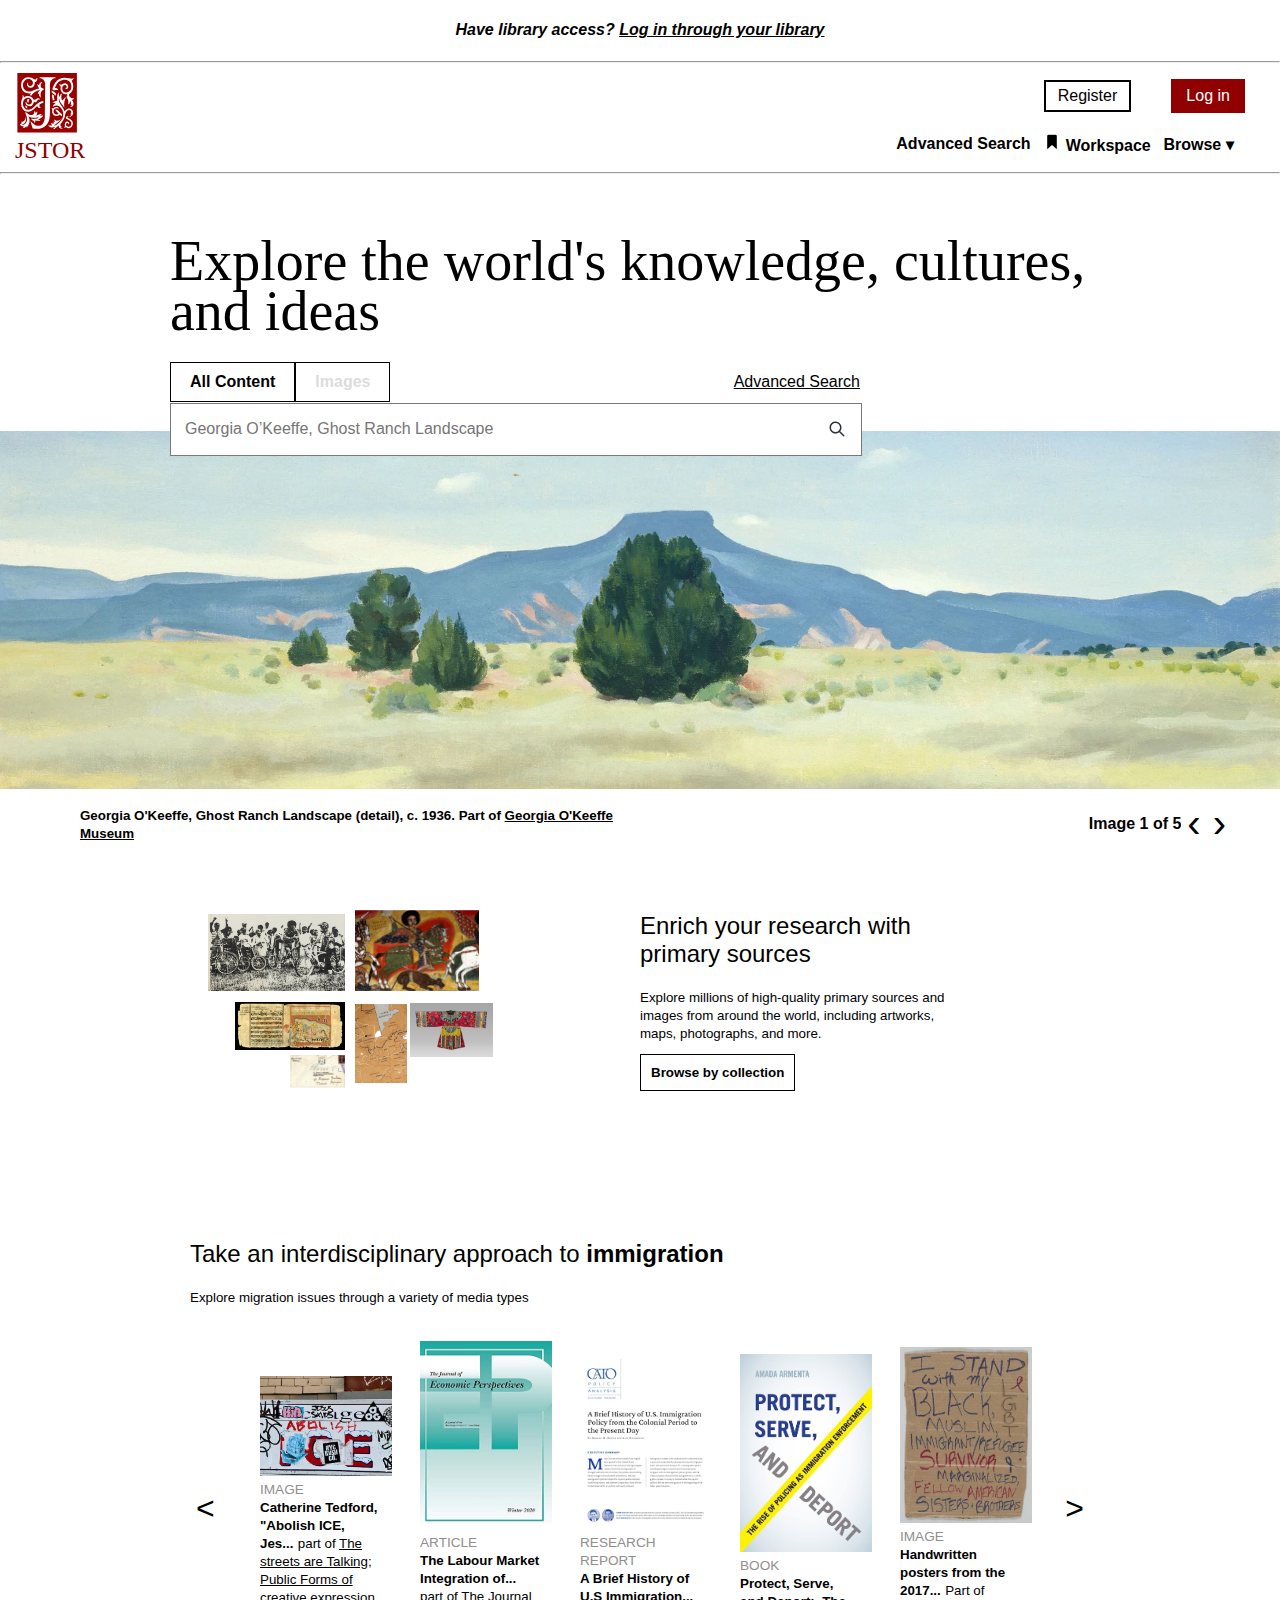
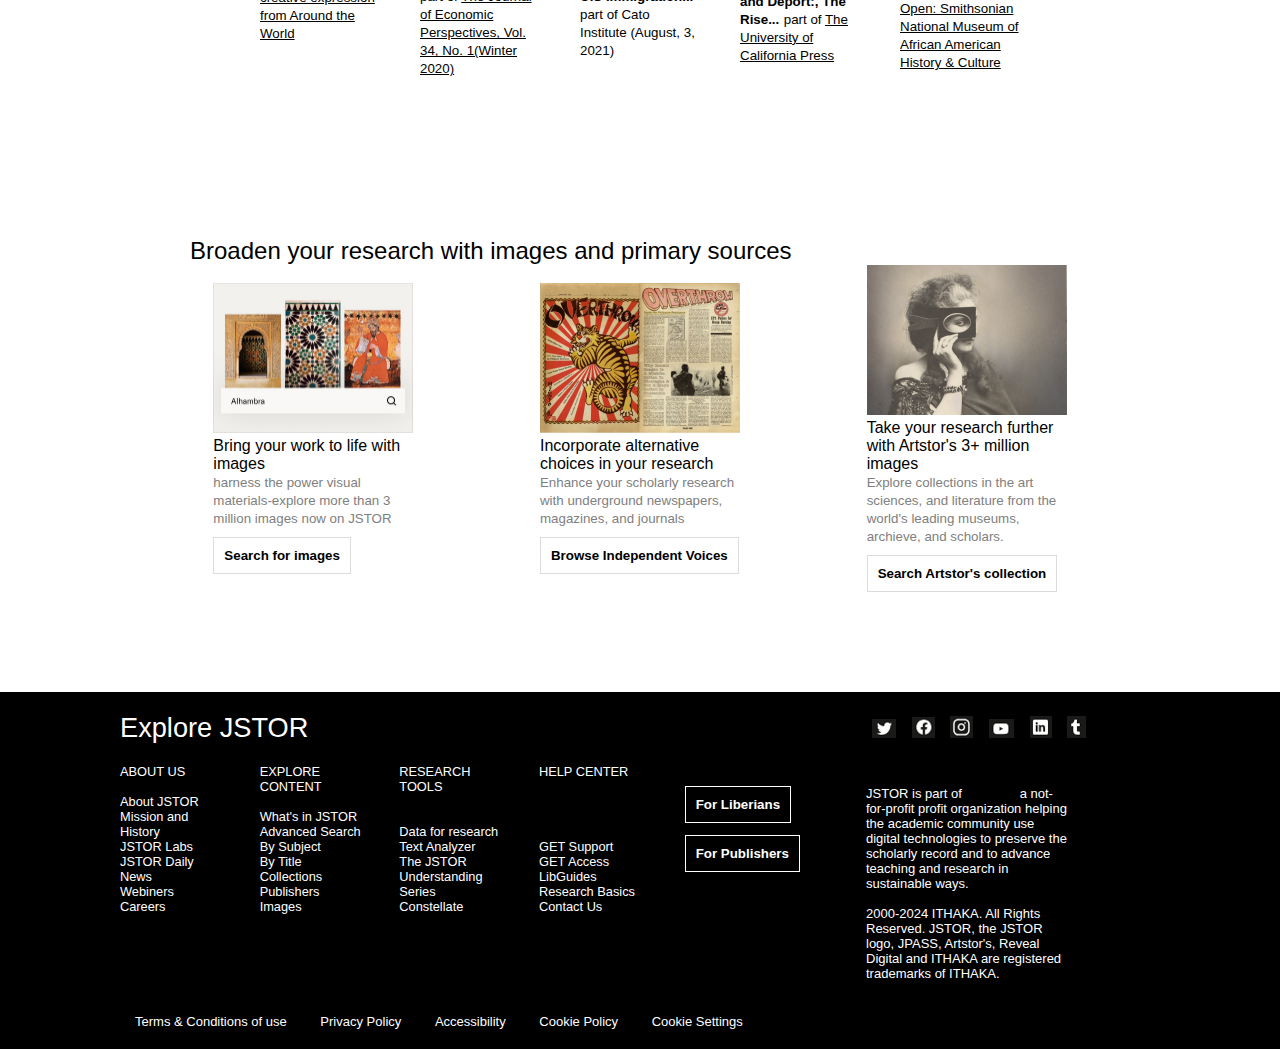
<file: index.html>
<!DOCTYPE html>
<html lang="en">
<head>
    <meta charset="UTF-8">
    <meta name="viewport" content="width=device-width, initial-scale=1.0">
    <title>JSTOR Home</title>
    <link rel="stylesheet" href="styles/style.css">
</head>
<body>
    <header>
        <h4>Have library access? <a href="#">Log in through your library</a></h4>
        <hr>
    </header>

    <main>
        <section class="sub-header">
            <div class="page-header">
                <div class="jstor">
                    <img src="media/jstor.png" alt="">
                    <br>
                    <span>JSTOR</span>
                </div>

                <div class="hamburger">
                    &nbsp;
                </div>
                <div class="proposals">
                    <div class="prop-opt">
                        <span>&nbsp;</span>
                        <span>&nbsp;</span>
                        <span>&nbsp;</span>
                        <button class="reg">Register</button>
                        <button class="log">Log in</button>
                    </div>
                    <div class="prop-nav">
                        <span>Advanced Search</span>
                        <div>
                            <img src="media/bookmark.png" alt="">
                            <span>Workspace</span>
                        </div>
                        <span>Browse &dtrif;</span>
                    </div>
                </div>
            </div>
        </section>
        <hr>

        <article>
            <div class="page-content">
                <h1>Explore the world's knowledge, cultures, and ideas </h1>
            </div>
            
            <div class="box-container">
                <div class="advanced-search">
                    <div style="display: flex; align-items: center; justify-content: center;">
                        <button class="content">All Content</button>
                        <button class="images">Images</button>
                    </div>
        
                    <a href="#">Advanced Search</a>
                </div>
                <div class="searchbar">
                    <input type="text" placeholder="Georgia O’Keeffe, Ghost Ranch Landscape">
                    
                    <img src="media/search-icon.png" alt="">
                </div>
            </div>
        </article>

        <section>
            <div class="image" style="transition: 0.3s ease-in-out;">
                <img id="carousel-img1" src="media/landscape1.png" alt="">
            </div>
            <div class="image-txt">
                <div class="txt">
                    <small style="text-align: left;" id="image-description">Georgia O'Keeffe, Ghost Ranch Landscape (detail), c. 1936. Part of <a href="#">Georgia O'Keeffe Museum</a></small>
                </div>


                <div class="image-nav">
                    <h4>Image <span id="current-image-index">1</span> of 5</h4>
                    
                    <button id="backward-btn">‹</button> <!-- &lt; -->

                    <button id="forward-btn">›</button> <!-- &gt; -->
                </div>
            </div>
        </section>

        <section>
            <div class="collections">
                <div class="collection-visuals">
                    <div class="collectionleft">
                        <div class="collectionll" style="margin: 10px;">
                            <img src="media/collection1.png" alt="" width="100%" height="95%">
                            <img src="media/collection3.png" alt="" width="80%" height="100%" style="margin-left: 27px; margin-top: 7px;">
                            <img src="media/collection6.png" alt="" width="40%" height="70%" style="margin-left: 82px; margin-top: 12px;">
                        </div>
                        <div class="collectionrr">
                            <img src="media/collection2.png" alt="" width="90%" height="85%" style="margin-bottom: 8px;">
                            <div class="collectionrrlower">
                                <img src="media/collection4 .png" alt="" width="38%" height="100%" style="margin-bottom: 10px;">
                                <img src="media/collection5 .png" alt="" width="60%" height="60%" style="margin-bottom: 37px;">
                            </div>
                        </div>
                    </div>
                </div>
                <div class="collection-details">
                    <div class="collectionright">
                        <div class="collectiondetailheader">
                            Enrich your research with primary sources   
                        </div>
                        <div class="collectiondetailbody">
                            <small>Explore millions of high-quality primary sources and images from around the world, including artworks, maps, photographs, and more.</small>
                        </div>
                        <div class="collectionbutton">
                            <button>Browse by collection</button>
                        </div>
                    </div>
                </div>
            </div>
        </section>

        <section>
            <div class="immigration-section">
                <div class="immigration-container">
                    <div class="large-text">
                        Take an interdisciplinary approach to <b>immigration</b>
                    </div>
                    <div class="small-text">
                        <small>Explore migration issues through a variety of media types</small>
                    </div>

                    <div class="mediatypes">
                        <button>&lt;</button>
                            <div class="imt">
                                <div class="contentbox">
                                    <img src="media/media1.png" alt="">
                                    <div class="contentext">
                                        <span class="title">IMAGE</span>
                                        <br>
                                        <small><b>Catherine Tedford, "Abolish ICE, Jes...</b></small> 
                                        <span><small>part of <a href="#">The streets are Talking; Public Forms of creative expression from Around the World</a></small></span>
                                    </div>
                                </div>
                                <div class="contentbox">
                                    <img src="media/media2.png" alt="">
                                    <span class="title">ARTICLE</span>
                                    <br>
                                    <small><b>The Labour Market Integration of...</b></small>
                                    <span><small>part of <a href="#">The Journal of Economic</a></small></span>
                                    <small><a href="#">Perspectives, Vol. 34, No. 1(Winter 2020)</a></small>
                                </div>
                                <div class="contentbox">
                                    <img src="media/media3.png" alt="">
                                    <span class="title">RESEARCH REPORT</span>
                                    <br>
                                    <small><b>A Brief History of U.S Immigration...</b></small>
                                    <small>part of Cato Institute (August, 3, 2021)</small>
                                </div>
                                <div class="contentbox">
                                    <img src="media/media4.png" alt="">
                                    <span class="title">BOOK</span>
                                    <br>
                                    <small><b>Protect, Serve, and Deport:, The Rise...</b></small>
                                    <small>part of <a href="#">The University of California Press</a></small>
                                </div>
                                <div class="contentbox">
                                    <img src="media/media5.png" alt="">
                                    <span class="title">IMAGE</span>
                                    <br>
                                    <small><b>Handwritten posters from the 2017...</b></small>
                                    <span><small>Part of <a href="#">Open: Smithsonian National Museum of African American History & Culture</a></small></span>
                                </div>
                            </div>
                        <button>&gt;</button>
                    </div>
                </div>
            </div>
        </section>

        <section>
            <div class="research">
                <div class="headertxt">
                    Broaden your research with images and primary sources
                </div>
                <div class="researchcontainer">
                    <div class="container">
                        <img src="media/work-with-images.png" alt="">
                        Bring your work to life with images
                        <br>
                        <small><a href="#">harness the power visual materials-explore more than 3 million images now on JSTOR</a></small>
                        <br>
                        <button>Search for images</button>
                    </div>
                    <div class="container">
                        <img src="media/alternative-press.png" alt="">
                        Incorporate alternative choices in your research
                        <br>
                        <small><a href="#">Enhance your scholarly research with underground newspapers, magazines, and journals</a></small>
                        <br>
                        <button>Browse Independent Voices</button>
                    </div>
                    <div class="container">
                        <img src="media/artstor-images.png" alt="">
                        Take your research further with Artstor's 3+ million images
                        <br>
                        <small><a href="#">Explore collections in the art sciences, and literature from the world's leading museums, archieve, and scholars.</a></small>
                        <br>
                        <button>Search Artstor's collection</button>
                    </div>
                </div>
            </div>
        </section>

        <section>
            <div class="footer">
                <div class="left">
                    <div class="footer-header">
                        Explore JSTOR
                    </div>
                    <div class="connect">
                        <div class="cont">
                            <div class="contheader">
                                ABOUT US
                                <br>
                                <br>
                            </div>
                            About JSTOR
                            <br> 
                            Mission and 
                            <br>
                            History
                            <br> 
                            JSTOR Labs
                            <br>
                            JSTOR Daily
                            <br>
                            News
                            <br>
                            Webiners
                            <br>
                            Careers 
                        </div>
                        <div class="cont">
                            <div class="contheader">
                                EXPLORE
                                <br> 
                                CONTENT
                            </div>
                            <br>
                            What's in JSTOR 
                            <br>
                            Advanced Search
                            <br>
                            By Subject
                            <br>
                            By Title
                            <br>
                            Collections
                            <br>
                            Publishers
                            <br>
                            Images
                        </div>
                        <div class="cont">
                            <div class="contentheader">
                                RESEARCH
                                <br>
                                TOOLS
                            </div>
                            <br>
                            <br>
                            Data for research
                            <br>
                            Text Analyzer
                            <br>
                            The JSTOR
                            <br>
                            Understanding
                            <br>
                            Series
                            <br>
                            Constellate
                        </div>
                        <div class="cont">
                            <div class="contentheader">
                                HELP CENTER
                            </div>
                            <br>
                            <br>
                            <br>
                            <br>
                            GET Support
                            <br>
                            GET Access
                            <br>
                            LibGuides
                            <br>
                            Research Basics
                            <br>
                            Contact Us
                        </div>

                        <div class="button">
                            <button>For Liberians</button>
                            <button>For Publishers</button>
                        </div>
                    </div>
                    
                    <div class="footer-lower">
                        <span>Terms & Conditions of use</span>
                        <span>Privacy Policy</span>
                        <span>Accessibility</span>
                        <span>Cookie Policy</span>
                        <span>Cookie Settings</span>
                    </div>
                </div>
                <div class="right">
                    <div class="medialink">
                        <img src="media/twitter.png" alt="">
                        <img src="media/facebook.png" alt="">
                        <img src="media/instagram.png" alt="">
                        <img src="media/youtube.png" alt="">
                        <img src="media/in.png" alt="">
                        <img src="media/t.png" alt="">
                    </div>
                    <br>
                    <br>
                    <br>

                    <div class="mediatext">
                        JSTOR is part of <a href="#">ITHAKA,</a> a not-for-profit profit organization helping the academic community use digital technologies to preserve the scholarly record and to advance teaching and research in sustainable ways.
                        <br>
                        <br>
                        2000-2024 ITHAKA. All Rights Reserved. JSTOR, the JSTOR logo, JPASS, Artstor's, Reveal Digital and ITHAKA are registered trademarks of ITHAKA.
                    </div>

                </div>
            </div>
        </section>

    </main>

    
<script src="CarouselJS.js"></script>
</body>
</html>
</file>
<file: styles/style.css>
body{
    font-family: 'Segoe UI', Tahoma, Geneva, Verdana, sans-serif;
    margin: 0;
}

a{
    color: black;
}

header{
    text-align: center;
    margin: 0;
}
header h4{
    font-style: italic;
    font-weight: 600;
}
button{
    border: 0;
    outline: none;
    cursor: pointer;
}

.sub-header{
    margin-left: 15px;
    margin-right: 15px;
}

.page-header{
    display: flex;
    align-items: center;
    justify-content: space-between;
    background: white;
}

.jstor{
    width: 20%;
}
.jstor span{
    font-family: serif;
    font-size: 1.5em;
    font-weight: 500;
    color: #900000;
}
.hamburger{
    width: 10%;
}
.proposals{
    display: grid;
    /* grid-template-rows: auto auto; */
    place-items: right;
    width: 30%; 
}
.prop-opt{
    display:flex;
    align-items: center;
    justify-content: space-around;
}
.prop-nav{
    display: flex;
    align-items: center;
    justify-content: space-around;
    margin-top: 20px;
    padding-right: 25px;
    font-weight: bold;
}
.prop-opt .reg{
    font-size: medium;
    background: white;
    padding: 5px 12px;
    color: black;
    border: 2px solid black;
}
.prop-opt .log{
    font-size: medium;
    background: #900000;
    border: 3px solid #900000;
    color: white;
    padding: 5px 12px;
}
.prop-opt button:hover{
    color: #900000;
    background: white;
    border: 3px soild #900000;
    transition: 0.2s ease-in-out;
}

.page-content h1{
    font-family: "Uchen", serif;
    text-align: center;
    font-size: 3.5rem;
    font-weight: 100;
    text-align: left;
    width: 85%;
    margin-bottom: 0;
    line-height: 0.9em;
}
article{
    position: relative;
    top: 25px;
    margin-left: 170px;
    z-index: 1;
}

.box-container{
    margin-top: 25px;
}
.advanced-search{
    display: flex;
    align-items: center;
    justify-content: space-between;
    margin: 0;
}
.advanced-search .content{
    font-size: medium;
    background: white;
    padding: 10px 19px;
    border: 1px solid black;
    color: black;
    font-weight: bold;
}
.advanced-search .images{
    font-size: medium;
    background: white;
    padding: 10px 19px;
    border: 1px solid black;
    color: gainsboro;
    font-weight: bold;
}
.advanced-search button{
    transition: 0.2s ease-in-out;
    margin: 0;
}
.advanced-search button:hover{
    color: #900000;
    border: 1px solid #900000;
}
.advanced-search a{
    margin-right: 420px;
    color: black;
}
.searchbar{
    display: flex;
    align-items: center;
    justify-content: space-between;
    border: 1px solid rgba(0, 0, 0, 0.527);
    padding: 12px;
    background: white;
    margin-top: 0.7px;
    width: 60%;
    height: 20%;
}
.searchbar input{
    border: 0;
    outline: 0;
    font-size: 1rem;
    width: 350px;
}

.image img{
    width: 100%;
    height: 50%;
}

.image-txt, .image-nav{
    display: flex;
    align-items: center;
    justify-content: space-between;
}
.image-txt{
    font-weight: 600;
    margin-top: 0;
    padding-left: 80px;
    padding-right: 80px;
    margin-bottom: 20px;
    width: 90%;
}
.txt{
    text-align: left;
    width: 50%;
}
.image-txt a:hover{
    text-decoration: none;
    color: #900000;
}


.image-nav{
    font-size: 1em;
}
.image-nav button{
    font-size: 2.5em;
    background: white;
}
.image-nav button:hover{
    background: gainsboro;
    color: #900000;
}


.collections{
    display: flex;
    align-items: center;
    justify-content: space-between;
    margin: 50px;
    background: white;
}
.collection-visuals{
    display: grid;
    grid-template-columns: auto auto;
    place-items: center;
    width: 50%;
    background: white;
}
.collection-details{
    width: 50%;
    text-align: left;
}
.collectionright{
    width: 55%;
}
.collectionleft{
    display: flex;
    align-items: center;
    justify-content: space-between;
    width: 50%;
}
.collectionll{
    display: grid;
    place-items: right;
    width: 50%;
}
.collectionll img{
    
}
.collectionrr{
    width: 50%;
}
.collectionrrlower{
    display: flex;
    align-items: center;
    justify-content: space-between;
}
.collectiondetailheader{
    font-size: 1.5rem;
    font-weight: 400;
    margin-bottom: 20px;
}
.collectiondetailbody{
    margin-bottom: 12px;
}
.collectionbutton button{
    font-weight: bold;
    background: white;
    border: 1px solid black;
    padding: 10px;
}

.immigration-section{
    margin: 50px;
}
.immigration-container{
    margin: 140px;
}
.large-text{
    font-size: 1.5rem;
    font-weight: 400;
    margin-bottom: 20px;
}
.small-text{
    margin-bottom: 15px;
}
.mediatypes{
    display: flex;
    align-items: center;
    justify-content: space-between;
}
.mediatypes button{
    font-size: 2em;
    background: white;
}
.imt{
    display: flex;
    align-items: center;
    justify-content: space-around;
}
.contentbox{
    width: 120px;
    margin: 20px;
}
.contentbox img{
    width: 110%;
    height: 110%;
}
.contentbox .title{
    font-size: 0.85em;
    color: rgb(146, 142, 142);
}
.research{
    margin: 50px;
}
.headertxt{
    font-size: 1.5rem;
    font-weight: 400;
    margin-bottom: 20px;
    margin: 140px;
    margin-bottom: 0;
}

.researchcontainer{
    display: flex;
    align-items: center;
    justify-content: space-around;
    margin: 100px;
    margin-top: 0;
}
.container{
    width: 200px;
}
.container a{
    text-decoration: none;
    color: gray;
}
.container img{
   width: 100%;
   height: 100%;
}
.container button{
    font-weight: bold;
    border: 1px solid gainsboro;
    background: white;
    padding: 10px;
    margin-top: 10px;
}

.footer{
    display: flex;
    align-items: center;
    justify-content: space-between;
    color: white;
    background: black;
} 
.left{
    width: 70%;
    padding-left: 120px;
}
.footer-header{
    font-size: 1.7rem;
    font-weight: 500;
    margin-top: 20px;
}
.connect{
    display: flex;
    align-items: center;
    justify-content: space-between;
}
.cont{
    font-size: 0.8em;
}
.button button{
    color: white;
    background: black;
    padding: 10px;
    border: 0.5px solid white;
    margin: 6px;
    font-weight: bold;
}
.footer-lower{
    font-size: small;
    padding-top: 100px;
    padding-bottom: 20px;
}
.footer-lower span{
    margin: 15px;
}
.cont{
    width: 40%;
    margin-top: 20px;
}
.right{
    width: 30%;
    padding-right: 120px;
    font-weight: 200;
    font-size: small;
    margin-bottom: 50px;
    margin-left: 60px;
}
.medialink img{
    margin: 6px;
    margin-bottom: 0;
}
.mediatext{
    margin-top: 0;
    width: 70%;
}
</file>
